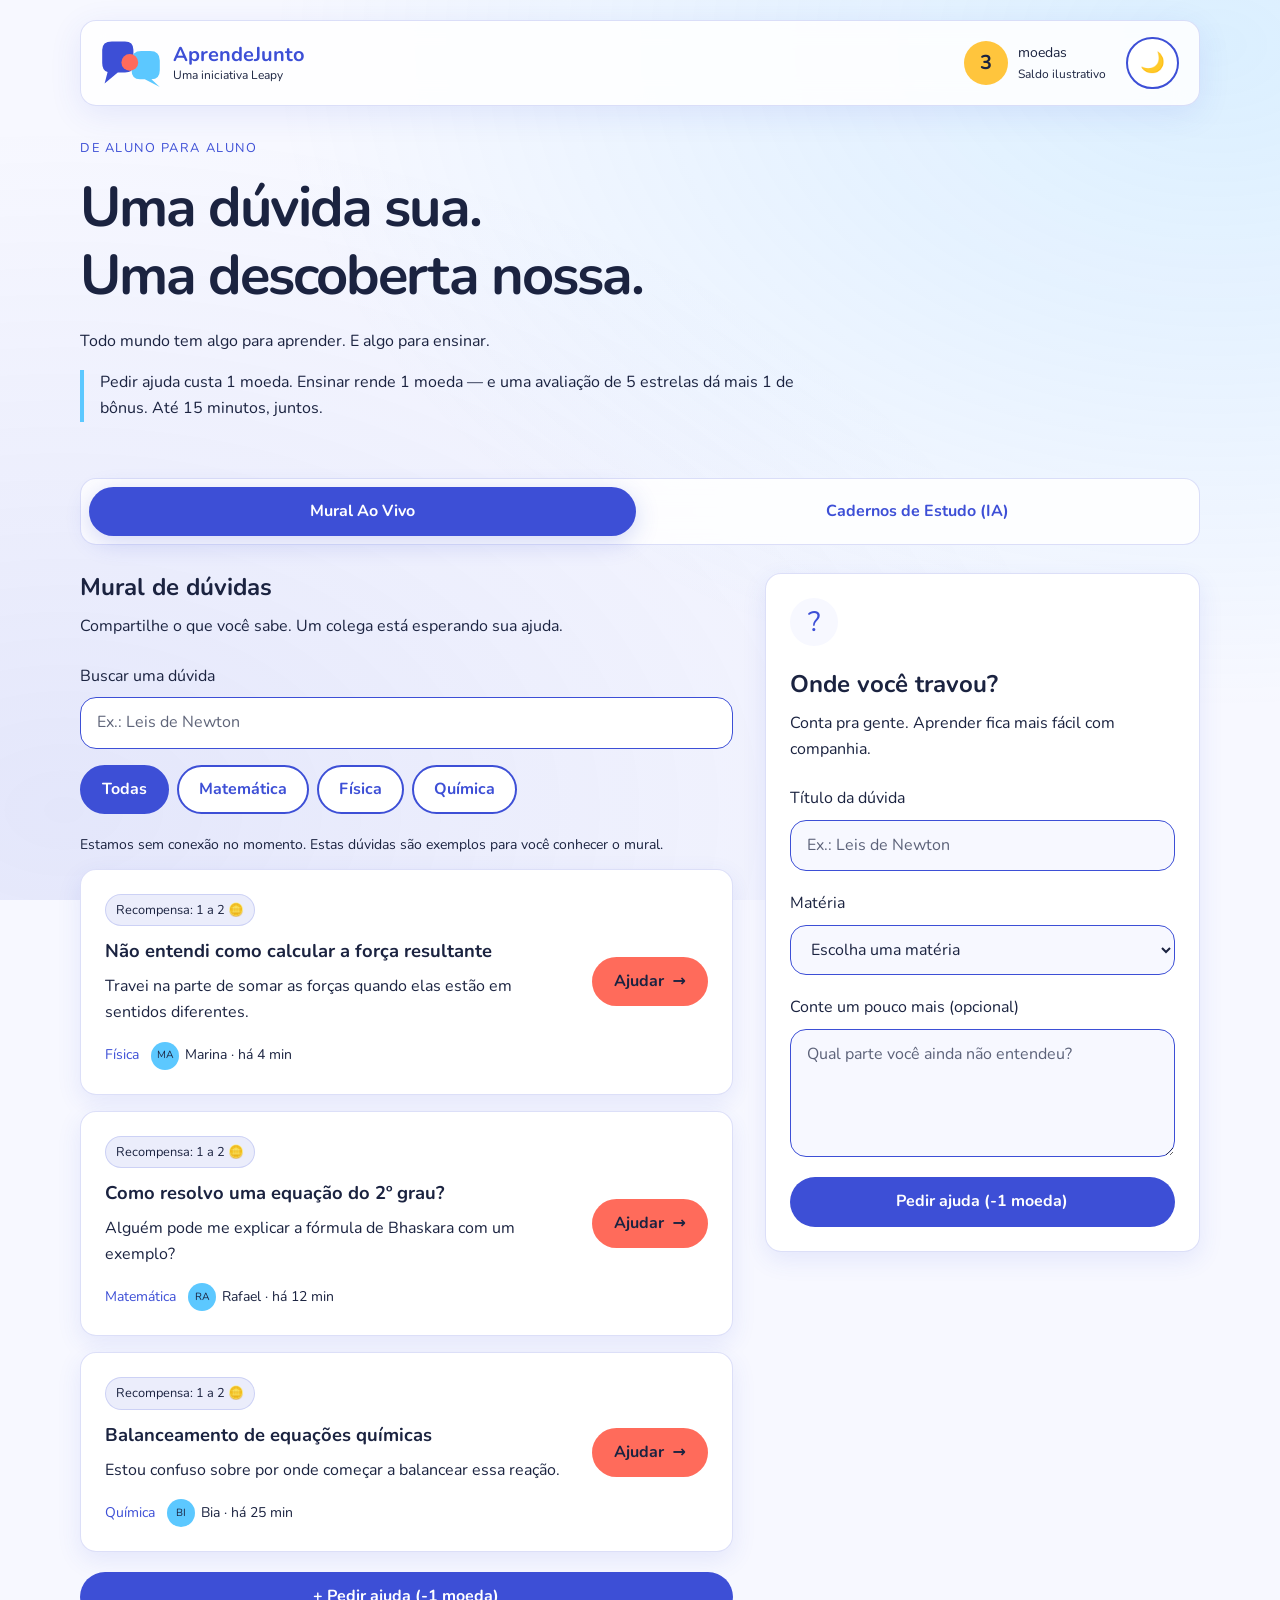
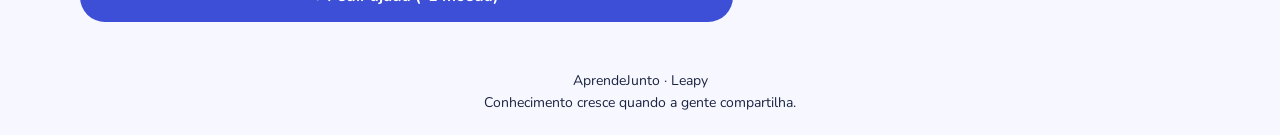
<file: frontend/index.html>
<!DOCTYPE html>
<html lang="pt-BR">
<head>
    <meta charset="UTF-8">
    <meta name="viewport" content="width=device-width, initial-scale=1.0">
    <meta name="description" content="Aprenda e ensine com outros alunos no AprendeJunto.">
    <title>AprendeJunto | Mural de dúvidas</title>
    <link rel="stylesheet" href="style.css">
    <script src="app.js" defer></script>
</head>
<body>
    <a class="skip-link" href="#mural">Pular para o mural</a>
    <header class="app-header page-shell glass-panel">
        <a class="brand" href="index.html" aria-label="AprendeJunto — início">
            <svg class="brand-mark" viewBox="0 0 100 80" aria-hidden="true">
                <path class="logo-primary" d="M18 4H40Q54 4 54 18V42Q54 56 40 56H28L6 74 11 55Q2 53 2 40V18Q2 4 18 4Z"/>
                <path class="logo-sky" d="M67 20H82Q98 20 98 36V52Q98 67 84 67L98 80 73 67H65Q51 67 51 53V36Q51 20 67 20Z"/>
                <circle class="logo-action" cx="48" cy="39" r="14"/>
            </svg>
            <span>AprendeJunto<small>Uma iniciativa Leapy</small></span>
        </a>
        <div class="header-actions">
            <span class="balance" aria-label="Saldo ilustrativo: 3 moedas"><span class="coin" id="coin-balance">3</span><span>moedas<small>Saldo ilustrativo</small></span></span>
            <button class="theme-toggle" id="theme-toggle" type="button" aria-label="Ativar tema escuro">🌙</button>
        </div>
    </header>
    <main class="page-shell" id="mural">
        <section class="intro" aria-labelledby="page-title">
            <p class="eyebrow">DE ALUNO PARA ALUNO</p>
            <h1 id="page-title">Uma dúvida sua.<br>Uma descoberta nossa.</h1>
            <p>Todo mundo tem algo para aprender. E algo para ensinar.</p>
            <p class="how-it-works">Pedir ajuda custa 1 moeda. Ensinar rende 1 moeda — e uma avaliação de 5 estrelas dá mais 1 de bônus. Até 15 minutos, juntos.</p>
        </section>
        <div class="study-tabs glass-panel" role="tablist" aria-label="Escolha como estudar">
            <button id="live-tab" class="study-tab" role="tab" aria-selected="true" aria-controls="live-panel" type="button">Mural Ao Vivo</button>
            <button id="notebooks-tab" class="study-tab" role="tab" aria-selected="false" aria-controls="notebooks-panel" tabindex="-1" type="button">Cadernos de Estudo (IA)</button>
        </div>
        <div id="live-panel" class="dashboard-grid study-panel" role="tabpanel" aria-labelledby="live-tab">
            <section class="feed-section" aria-labelledby="feed-title">
                <h2 id="feed-title">Mural de dúvidas</h2>
                <p>Compartilhe o que você sabe. Um colega está esperando sua ajuda.</p>
                <label class="search-box" for="question-search">
                    <span>Buscar uma dúvida</span>
                    <input id="question-search" type="search" placeholder="Ex.: Leis de Newton">
                </label>
                <div class="subject-tabs" role="group" aria-label="Filtrar por matéria">
                    <button class="subject-tab active" data-subject="Todas" aria-pressed="true" type="button">Todas</button>
                    <button class="subject-tab" data-subject="Matemática" aria-pressed="false" type="button">Matemática</button>
                    <button class="subject-tab" data-subject="Física" aria-pressed="false" type="button">Física</button>
                    <button class="subject-tab" data-subject="Química" aria-pressed="false" type="button">Química</button>
                </div>
                <p id="feed-status" class="status-message" role="status"></p>
                <div id="questions-list" class="questions-list" aria-live="polite">
                    <p class="empty-state">Buscando dúvidas para você…</p>
                </div>
                <button class="primary-button full-width ask-cta" id="focus-question" type="button">+ Pedir ajuda (-1 moeda)</button>
            </section>
            <section class="card ask-card" id="new-question" aria-labelledby="ask-title">
                <span class="question-mark" aria-hidden="true">?</span>
                <h2 id="ask-title">Onde você travou?</h2>
                <p>Conta pra gente. Aprender fica mais fácil com companhia.</p>
                <form id="question-form" class="form-grid">
                    <div class="field">
                        <label for="question-title">Título da dúvida</label>
                        <input id="question-title" name="titulo" type="text" placeholder="Ex.: Leis de Newton" required>
                    </div>
                    <div class="field">
                        <label for="question-subject">Matéria</label>
                        <select id="question-subject" name="materia" required>
                            <option value="" disabled selected>Escolha uma matéria</option>
                            <option>Matemática</option><option>Física</option><option>Química</option><option>Biologia</option><option>Português</option>
                        </select>
                    </div>
                    <div class="field">
                        <label for="question-description">Conte um pouco mais (opcional)</label>
                        <textarea id="question-description" name="descricao" rows="4" placeholder="Qual parte você ainda não entendeu?"></textarea>
                    </div>
                    <button class="primary-button full-width" type="submit">Pedir ajuda (-1 moeda)</button>
                </form>
                <p id="form-status" class="status-message" role="status"></p>
            </section>
        </div>
        <section id="notebooks-panel" class="study-panel" role="tabpanel" aria-labelledby="notebooks-tab" hidden>
            <h2>Conhecimento que fica</h2>
            <p>Revisite os conceitos e continue aprendendo no seu ritmo.</p>
            <p class="bonus-note">Prévia do MVP: materiais e selos ilustrativos. A validação por IA e a integração RAG/NotebookLM ainda não estão conectadas.</p>
            <div class="notebook-list">
                <article class="card notebook-card">
                    <div><span class="notebook-badge">Validado por IA 🤖 <small>· demonstração</small></span><h3>Física: Leis de Newton</h3><p>Autor: Marina · Material de exemplo</p></div>
                    <button class="primary-button" data-notebook="newton" type="button">Estudar Material</button>
                </article>
                <article class="card notebook-card">
                    <div><span class="notebook-badge">Validado por IA 🤖 <small>· demonstração</small></span><h3>Matemática: Equações do 2º grau</h3><p>Autor: Rafael · Material de exemplo</p></div>
                    <button class="primary-button" data-notebook="equacoes" type="button">Estudar Material</button>
                </article>
            </div>
        </section>
    </main>
    <dialog id="notebook-modal" class="rating-modal glass-panel notebook-modal" aria-labelledby="notebook-title">
        <h2 id="notebook-title"></h2>
        <p>Material demonstrativo · revisão guiada</p>
        <div id="notebook-content"></div>
        <form method="dialog"><button class="secondary-button full-width">Voltar aos cadernos</button></form>
    </dialog>
    <footer class="page-shell page-footer">AprendeJunto · Leapy<br>Conhecimento cresce quando a gente compartilha.</footer>
</body>
</html>
</file>
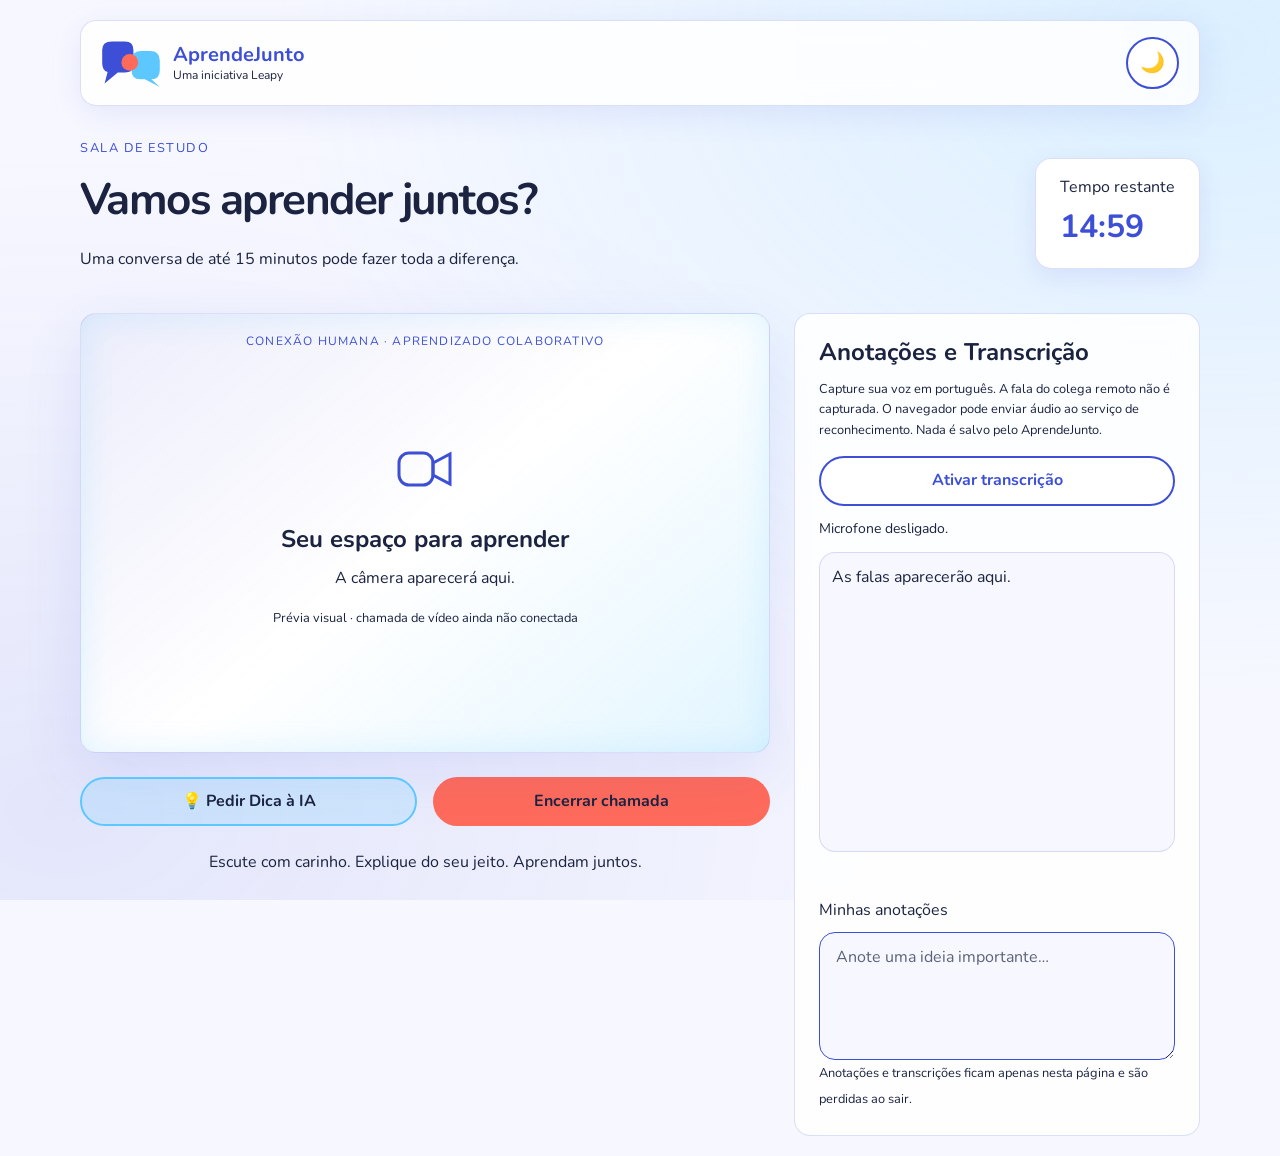
<file: frontend/sala.html>
<!DOCTYPE html>
<html lang="pt-BR">
<head>
    <meta charset="UTF-8">
    <meta name="viewport" content="width=device-width, initial-scale=1.0">
    <meta name="description" content="Uma sala para aprender e ensinar juntos, em até 15 minutos.">
    <title>AprendeJunto | Sala de estudo</title>
    <link rel="stylesheet" href="style.css">
    <script src="app.js" defer></script>
</head>
<body>
    <a class="skip-link" href="#study-room">Pular para a sala</a>
    <header class="app-header page-shell glass-panel">
        <a class="brand" href="index.html" aria-label="AprendeJunto — voltar ao mural">
            <svg class="brand-mark" viewBox="0 0 100 80" aria-hidden="true">
                <path class="logo-primary" d="M18 4H40Q54 4 54 18V42Q54 56 40 56H28L6 74 11 55Q2 53 2 40V18Q2 4 18 4Z"/>
                <path class="logo-sky" d="M67 20H82Q98 20 98 36V52Q98 67 84 67L98 80 73 67H65Q51 67 51 53V36Q51 20 67 20Z"/>
                <circle class="logo-action" cx="48" cy="39" r="14"/>
            </svg>
            <span>AprendeJunto<small>Uma iniciativa Leapy</small></span>
        </a>
        <button class="theme-toggle" id="theme-toggle" type="button" aria-label="Ativar tema escuro">🌙</button>
    </header>
    <main class="page-shell room-main" id="study-room">
        <section class="room-heading" aria-labelledby="session-title">
            <div>
                <p class="eyebrow">SALA DE ESTUDO</p>
                <h1 id="session-title">Vamos aprender juntos?</h1>
                <p>Uma conversa de até 15 minutos pode fazer toda a diferença.</p>
            </div>
            <div class="timer-panel">
                <span>Tempo restante</span>
                <strong id="session-timer" role="timer" aria-label="Tempo restante da sessão">15:00</strong>
            </div>
        </section>
        <div class="study-room-grid">
        <section class="study-room-video" aria-label="Vídeo e assistente">
        <div class="video-placeholder" aria-label="Prévia da área de vídeo">
            <span class="video-caption">CONEXÃO HUMANA · APRENDIZADO COLABORATIVO</span>
            <svg class="camera-icon" viewBox="0 0 64 64" fill="none" stroke="currentColor" stroke-width="3" aria-hidden="true">
                <rect x="6" y="16" width="34" height="32" rx="10"/>
                <path d="m40 26 17-9v30l-17-9Z"/>
            </svg>
            <h2>Seu espaço para aprender</h2>
            <p>A câmera aparecerá aqui.</p>
            <small>Prévia visual · chamada de vídeo ainda não conectada</small>
        </div>
        <div class="room-actions">
            <div class="tooltip-wrap">
                <button id="ai-hint-button" class="ai-button" type="button" aria-controls="ai-hint-panel" aria-expanded="false" aria-describedby="ai-tooltip">💡 Pedir Dica à IA</button>
                <span id="ai-tooltip" class="tooltip glass-panel" role="tooltip">Uma pista para pensar em dupla, não uma resposta pronta.</span>
            </div>
            <button id="end-session-button" class="danger-button full-width" type="button">Encerrar chamada</button>
        </div>
        <div id="ai-hint-panel" class="ai-panel glass-panel" role="region" aria-labelledby="ai-hint-title" hidden>
            <div class="ai-panel-heading">
                <h2 id="ai-hint-title">Dica da IA</h2>
                <button id="close-ai-hint" class="secondary-button" type="button" aria-label="Fechar dica da IA">×</button>
            </div>
            <p id="ai-hint-text">Antes de escolher uma fórmula, identifiquem juntos o que o problema pede e quais dados vocês já têm. Qual seria o primeiro passo? Expliquem um para o outro!</p>
            <small>Dica demonstrativa · a IA é copiloto, vocês conduzem o aprendizado.</small>
        </div>
        <p id="ai-hint-status" class="status-message" role="status"></p>
        <p class="room-tip">Escute com carinho. Explique do seu jeito. Aprendam juntos.</p>
        </section>
        <aside class="transcript-panel glass-panel" aria-labelledby="transcript-title">
            <h2 id="transcript-title">Anotações e Transcrição</h2>
            <p class="transcript-help">Capture sua voz em português. A fala do colega remoto não é capturada. O navegador pode enviar áudio ao serviço de reconhecimento. Nada é salvo pelo AprendeJunto.</p>
            <button id="transcript-toggle" class="secondary-button full-width" type="button">Ativar transcrição</button>
            <p id="transcript-status" class="status-message" role="status">Microfone desligado.</p>
            <div id="transcript-log" class="transcript-log" role="log" aria-label="Falas transcritas" aria-live="polite" aria-relevant="additions" tabindex="0">
                <p id="transcript-empty">As falas aparecerão aqui.</p>
            </div>
            <p id="transcript-interim" class="transcript-interim" aria-label="Fala em andamento"></p>
            <label class="field" for="study-notes">Minhas anotações
                <textarea id="study-notes" rows="4" placeholder="Anote uma ideia importante…"></textarea>
            </label>
            <small>Anotações e transcrições ficam apenas nesta página e são perdidas ao sair.</small>
        </aside>
        </div>
    </main>
    <dialog id="rating-modal" class="rating-modal glass-panel" aria-labelledby="rating-title" aria-describedby="rating-description rating-bonus">
        <h2 id="rating-title">Mandou bem!</h2>
        <p id="rating-description">Cada troca faz a diferença. Como foi aprender com seu colega?</p>
        <p id="rating-bonus" class="bonus-note"><strong>Dê 5 estrelas para dar um bônus ao colega!</strong><br>O tutor ganha 1 moeda por ajudar e +1 moeda com 5 estrelas: 2 moedas no total. Avalie de acordo com sua experiência.</p>
        <form id="rating-form">
            <fieldset class="rating-fieldset">
                <legend>Sua avaliação</legend>
                <div class="rating-stars">
                    <label><input type="radio" name="estrelas" value="1" required aria-label="1 estrela"><span aria-hidden="true">★</span></label>
                    <label><input type="radio" name="estrelas" value="2" aria-label="2 estrelas"><span aria-hidden="true">★</span></label>
                    <label><input type="radio" name="estrelas" value="3" aria-label="3 estrelas"><span aria-hidden="true">★</span></label>
                    <label><input type="radio" name="estrelas" value="4" aria-label="4 estrelas"><span aria-hidden="true">★</span></label>
                    <label><input type="radio" name="estrelas" value="5" aria-label="5 estrelas"><span aria-hidden="true">★</span></label>
                </div>
            </fieldset>
            <p id="rating-preview" class="rating-preview" role="status">Selecione as estrelas para ver a recompensa do tutor.</p>
            <p id="rating-status" class="status-message" role="status"></p>
            <button class="primary-button full-width" type="submit">Enviar avaliação</button>
        </form>
        <button class="secondary-button full-width" id="close-rating" type="button">Voltar à sala</button>
    </dialog>
</body>
</html>
</file>
<file: frontend/style.css>
@import url('https://fonts.googleapis.com/css2?family=Nunito:wght@400;700&display=swap');

:root {
    --aj-primary: #3D4FD6;
    --aj-sky: #5CC8FF;
    --aj-action: #FF6B5B;
    --aj-coin: #FFC53D;
    --aj-text: #1B2340;
    --aj-bg: #F7F8FF;
    --aj-surface: #FFFFFF;
    --aj-radius-card: 16px;
    --aj-radius-btn: 999px;
    --aj-font: 'Nunito', system-ui, sans-serif;
    --aj-primary-alpha: rgba(61, 79, 214, 0.1);
    --aj-primary-glow: rgba(61, 79, 214, 0.22);
    --aj-sky-alpha: rgba(92, 200, 255, 0.18);
    --aj-sky-glow: rgba(92, 200, 255, 0.3);
    --aj-action-glow: rgba(255, 107, 91, 0.25);
    --aj-glass: rgba(255, 255, 255, 0.86);
    --aj-glass-border: rgba(61, 79, 214, 0.18);
    --aj-backdrop: rgba(27, 35, 64, 0.55);
    color-scheme: light;
}

[data-theme="dark"] {
    --aj-primary: #8C9BFF;
    --aj-sky: #7FD3FF;
    --aj-action: #FF8A7D;
    --aj-coin: #FFD166;
    --aj-text: #EEF0FF;
    --aj-bg: #10142A;
    --aj-surface: #1A2040;
    --aj-primary-alpha: rgba(140, 155, 255, 0.1);
    --aj-primary-glow: rgba(140, 155, 255, 0.22);
    --aj-sky-alpha: rgba(127, 211, 255, 0.14);
    --aj-sky-glow: rgba(127, 211, 255, 0.25);
    --aj-action-glow: rgba(255, 138, 125, 0.25);
    --aj-glass: rgba(26, 32, 64, 0.88);
    --aj-glass-border: rgba(140, 155, 255, 0.24);
    --aj-backdrop: rgba(16, 20, 42, 0.72);
    color-scheme: dark;
}

* { box-sizing: border-box; }
body {
    font-family: var(--aj-font);
    background-color: var(--aj-bg);
    color: var(--aj-text);
    transition: background-color 0.6s ease, color 0.6s ease;
    margin: 0;
    padding: 20px;
    line-height: 1.6;
    font-weight: 400;
}
button, input, select, textarea { font: inherit; }
h1, h2, h3, strong, button, .brand { font-weight: 700; }
h1, h2, h3 { line-height: 1.2; overflow-wrap: anywhere; }
h1 { font-size: clamp(2rem, 5vw, 3.5rem); letter-spacing: -.035em; margin: 0 0 20px; }
h2 { font-size: 1.5rem; margin: 0 0 12px; }
h3 { font-size: 1.15rem; margin: 0 0 12px; }
p { margin: 0 0 16px; }
a { color: var(--aj-primary); }
button {
    border: 2px solid transparent;
    border-radius: var(--aj-radius-btn);
    min-height: 44px;
    padding: 10px 20px;
    cursor: pointer;
    transition: all 0.3s ease;
}
button:hover:not(:disabled) { transform: translateY(-2px); }
button:disabled { cursor: wait; opacity: .65; }
:where(a, button, input, textarea, select):focus-visible {
    outline: 3px solid var(--aj-primary);
    outline-offset: 4px;
}
.page-shell { width: min(100%, 1120px); margin-inline: auto; }
.app-header { display: flex; flex-wrap: wrap; align-items: center; justify-content: space-between; gap: 20px; padding-block: 8px 24px; }
.brand { display: inline-flex; align-items: center; gap: 12px; text-decoration: none; font-size: 1.25rem; line-height: 1.3; }
.brand-mark { width: 60px; height: 48px; flex: none; }
.logo-primary { fill: var(--aj-primary); }
.logo-sky { fill: var(--aj-sky); }
.logo-action { fill: var(--aj-action); }
.brand small, .balance small { display: block; font-size: .75rem; color: var(--aj-text); font-weight: 400; }
.header-actions { display: flex; align-items: center; gap: 20px; }
.balance { display: flex; align-items: center; gap: 10px; font-size: .875rem; }
.coin { display: grid; place-items: center; width: 44px; height: 44px; border-radius: 50%; background-color: var(--aj-coin); color: var(--aj-bg); font-size: 1.25rem; font-weight: 700; }
:root:not([data-theme="dark"]) .coin { color: var(--aj-text); }
.theme-toggle { background-color: var(--aj-surface); color: var(--aj-text); border-color: var(--aj-primary); min-width: 48px; padding: 8px 12px; font-size: 1.25rem; }
.intro { padding-block: 32px 40px; max-width: 760px; }
.eyebrow { color: var(--aj-primary); font-size: .8rem; letter-spacing: .12em; margin-bottom: 16px; }
.how-it-works { border-left: 4px solid var(--aj-sky); padding-left: 16px; }
.dashboard-grid { display: grid; gap: 32px; align-items: start; }
.feed-section, .ask-card { min-width: 0; }
.search-box, .field { display: grid; gap: 8px; }
.search-box { margin-block: 24px 16px; }
input, select, textarea { width: 100%; min-width: 0; padding: 12px 16px; color: var(--aj-text); background-color: var(--aj-bg); border: 1px solid var(--aj-primary); border-radius: var(--aj-radius-card); }
.search-box input { background-color: var(--aj-surface); }
input::placeholder, textarea::placeholder { color: var(--aj-text); opacity: .7; }
textarea { resize: vertical; min-height: 110px; }
.subject-tabs { display: flex; flex-wrap: wrap; gap: 8px; margin-bottom: 20px; }
.subject-tab, .secondary-button { color: var(--aj-primary); background-color: var(--aj-surface); border-color: var(--aj-primary); }
.subject-tab.active, .primary-button { background-color: var(--aj-primary); color: var(--aj-surface); }
[data-theme="dark"] .subject-tab.active, [data-theme="dark"] .primary-button { color: var(--aj-bg); }
.primary-button, .danger-button { display: inline-flex; align-items: center; justify-content: center; gap: 8px; }
.accept-button, .danger-button { background-color: var(--aj-action); color: var(--aj-text); }
[data-theme="dark"] .accept-button, [data-theme="dark"] .danger-button { color: var(--aj-bg); }
.full-width { width: 100%; }
.card, .question-item, .empty-state, .video-placeholder, .timer-panel, .rating-modal {
    background-color: var(--aj-surface);
    border-radius: var(--aj-radius-card);
    border: 1px solid var(--aj-sky);
}
.questions-list { display: grid; gap: 16px; }
.question-item { display: grid; gap: 20px; padding: 24px; }
.question-description { margin-bottom: 16px; overflow-wrap: anywhere; }
.question-meta { display: flex; flex-wrap: wrap; align-items: center; gap: 12px; font-size: .875rem; }
.question-subject { color: var(--aj-primary); font-weight: 400; }
.question-author { display: flex; align-items: center; gap: 6px; }
.mini-avatar { display: inline-grid; place-items: center; width: 28px; height: 28px; flex: none; border-radius: 50%; background-color: var(--aj-sky); color: var(--aj-bg); font-size: .65rem; }
:root:not([data-theme="dark"]) .mini-avatar { color: var(--aj-text); }
.ask-cta { margin-top: 20px; }
.ask-card { padding: 24px; scroll-margin-top: 180px; }
.question-mark { display: grid; place-items: center; width: 48px; height: 48px; margin-bottom: 24px; border-radius: 50%; color: var(--aj-primary); background-color: var(--aj-bg); font-size: 1.75rem; }
.form-grid { display: grid; gap: 20px; margin-top: 24px; }
.status-message { margin-block: 12px; font-size: .875rem; }
.status-message:empty { display: none; }
#ai-hint-status { position: absolute; width: 1px; height: 1px; overflow: hidden; clip-path: inset(50%); white-space: nowrap; }
.status-message.error { border-left: 4px solid var(--aj-action); padding-left: 12px; }
.empty-state { padding: 24px; text-align: center; }
.page-footer { padding-top: 48px; font-size: .875rem; text-align: center; }
.room-main { padding-top: 32px; max-width: 900px; }
.room-heading { display: flex; flex-direction: column; gap: 16px; margin-bottom: 24px; }
.room-heading h1 { font-size: clamp(1.75rem, 4vw, 2.75rem); }
.timer-panel { display: grid; padding: 16px 24px; flex: none; }
.timer-panel strong { color: var(--aj-primary); font-size: 2rem; font-variant-numeric: tabular-nums; }
.video-placeholder { display: flex; flex-direction: column; align-items: center; justify-content: center; min-height: 320px; padding: 32px 20px; text-align: center; margin-bottom: 24px; }
.video-placeholder small { font-size: .8rem; }
.camera-icon { width: 64px; height: 64px; color: var(--aj-primary); margin-bottom: 24px; }
.room-tip { text-align: center; margin-top: 20px; }
.rating-modal { color: var(--aj-text); width: min(480px, calc(100% - 40px)); max-height: calc(100dvh - 40px); overflow-y: auto; padding: 28px; text-align: center; }
.rating-modal::backdrop { background-color: var(--aj-backdrop); backdrop-filter: blur(12px); -webkit-backdrop-filter: blur(12px); }
.rating-modal h2 { font-size: 2rem; }
.rating-fieldset { border: 0; padding: 0; margin: 24px 0; }
.rating-stars { display: flex; justify-content: center; gap: 4px; margin-top: 12px; }
.rating-stars label { position: relative; cursor: pointer; }
.rating-stars input { position: absolute; width: 1px; height: 1px; padding: 0; opacity: 0; }
.rating-stars span { display: grid; place-items: center; width: 44px; height: 48px; color: var(--aj-coin); font-size: 2.5rem; border-bottom: 3px solid transparent; }
.rating-stars input:checked + span { border-color: var(--aj-coin); transform: scale(1.1); }
.rating-stars input:focus-visible + span { outline: 3px solid var(--aj-primary); outline-offset: 2px; }
.rating-modal .secondary-button { margin-top: 12px; }
.skip-link { position: fixed; top: -100px; left: 20px; padding: 12px; background-color: var(--aj-surface); z-index: 10; }
.skip-link:focus { top: 20px; }
@media (min-width: 720px) {
    .app-header { flex-wrap: nowrap; }
    .dashboard-grid { grid-template-columns: minmax(0, 1.5fr) minmax(0, 1fr); }
    .room-heading { flex-direction: row; align-items: center; justify-content: space-between; }
    .video-placeholder { min-height: 440px; }
}
@media (min-width: 1000px) {
    .question-item { grid-template-columns: minmax(0, 1fr) auto; align-items: center; }
}
/* Shared glass surfaces; the opaque background above remains a fallback. */
.glass-panel {
    background-color: var(--aj-glass);
    border: 1px solid var(--aj-glass-border);
    border-radius: var(--aj-radius-card);
    backdrop-filter: blur(12px);
    -webkit-backdrop-filter: blur(12px);
}
.app-header {
    position: sticky;
    top: 12px;
    z-index: 5;
    padding: 16px 20px;
    box-shadow: 0 8px 32px var(--aj-primary-alpha);
}
body::before {
    content: "";
    position: fixed;
    inset: 0;
    z-index: -1;
    pointer-events: none;
    background: radial-gradient(ellipse at 95% 5%, var(--aj-sky-alpha), transparent 55%),
                radial-gradient(ellipse at 5% 90%, var(--aj-primary-alpha), transparent 60%);
}
.card, .question-item, .video-placeholder, .timer-panel {
    transition: all 0.3s ease;
    border-color: var(--aj-glass-border);
    box-shadow: 0 8px 24px var(--aj-primary-alpha);
}
.question-item { animation: fadeUp .5s ease backwards; }
.question-item:nth-child(2) { animation-delay: .08s; }
.question-item:nth-child(3) { animation-delay: .16s; }
.question-item:focus-within { border-color: var(--aj-primary); }
.reward-badge {
    display: inline-block;
    margin-bottom: 14px;
    padding: 5px 10px;
    border: 1px solid var(--aj-glass-border);
    border-radius: var(--aj-radius-btn);
    background-color: var(--aj-primary-alpha);
    color: var(--aj-text);
    font-size: .8rem;
}
.glass-panel, input, textarea, select, .brand, .brand small, .balance small {
    transition: background-color .6s ease, color .6s ease, border-color .6s ease, box-shadow .3s ease;
}
.logo-primary, .logo-sky, .logo-action { transition: fill .6s ease; }
.ask-cta { animation: softPulse 3s ease-in-out infinite; }
.ask-cta:hover, .ask-cta:focus-visible { animation-play-state: paused; }
.video-placeholder {
    position: relative;
    background-image: linear-gradient(140deg, var(--aj-primary-alpha), transparent 50%, var(--aj-sky-alpha));
    box-shadow: 0 20px 60px var(--aj-primary-alpha), inset 0 0 32px var(--aj-sky-alpha);
}
.video-caption { position: absolute; top: 18px; left: 20px; color: var(--aj-primary); font-size: .75rem; letter-spacing: .1em; }
.room-actions { display: grid; gap: 16px; margin-bottom: 24px; }
.ai-button { width: 100%; color: var(--aj-text); background-color: var(--aj-sky-alpha); border-color: var(--aj-sky); }
.ai-panel { margin-block: 24px; padding: 24px; }
.ai-panel:not([hidden]) { animation: fadeUp .4s ease both; }
.ai-panel h2 { color: var(--aj-primary); }
.ai-panel small { display: block; margin-top: 12px; }
.ai-panel-heading { display: flex; align-items: center; justify-content: space-between; gap: 12px; }
.ai-panel-heading button { padding-inline: 14px; flex: none; }
.tooltip-wrap { position: relative; }
.tooltip {
    position: absolute;
    bottom: calc(100% + 8px);
    left: 0;
    width: min(290px, 100%);
    padding: 12px 16px;
    color: var(--aj-text);
    font-size: .875rem;
    opacity: 0;
    visibility: hidden;
    transform: translateY(6px);
    transition: opacity .3s ease, visibility .3s ease, transform .3s ease;
    pointer-events: none;
    z-index: 6;
}
.tooltip-wrap:hover .tooltip, .tooltip-wrap:focus-within .tooltip {
    opacity: 1;
    visibility: visible;
    transform: translateY(0);
}
.bonus-note { border-left: 3px solid var(--aj-sky); padding: 12px; background-color: var(--aj-primary-alpha); text-align: left; }
.rating-preview { min-height: 3em; margin-block: 16px; font-size: .9rem; }
.rating-stars label.is-selected span { border-color: var(--aj-coin); }
[hidden] { display: none !important; }
@keyframes fadeUp {
    from { opacity: 0; transform: translateY(14px); }
    to { opacity: 1; transform: translateY(0); }
}
@keyframes softPulse {
    0%, 100% { box-shadow: 0 0 0 0 var(--aj-primary-alpha); }
    50% { box-shadow: 0 0 0 7px var(--aj-primary-alpha), 0 8px 26px var(--aj-primary-glow); }
}
@media (hover: hover) and (pointer: fine) {
    .card:hover, .question-item:hover, .video-placeholder:hover {
        transform: translateY(-5px);
        box-shadow: 0 18px 45px var(--aj-primary-glow), 0 0 20px var(--aj-sky-alpha);
    }
    button:hover:not(:disabled) { box-shadow: 0 8px 28px var(--aj-primary-glow); }
    .accept-button:hover:not(:disabled), .danger-button:hover:not(:disabled) { box-shadow: 0 8px 28px var(--aj-action-glow); }
    .ai-button:hover:not(:disabled) { box-shadow: 0 8px 28px var(--aj-sky-glow); }
}
@media (min-width: 720px) {
    .room-actions { grid-template-columns: 1fr 1fr; }
}
@media (max-width: 400px) {
    .app-header { padding: 12px; gap: 12px; }
    .brand { font-size: 1.1rem; }
    .brand-mark { width: 48px; }
}
@media (prefers-reduced-motion: reduce) {
    *, *::before, *::after { animation: none !important; transition: none !important; scroll-behavior: auto !important; }
}

.study-tabs { display: flex; flex-wrap: wrap; gap: 8px; padding: 8px; margin-bottom: 28px; }
.study-tab { flex: 1; color: var(--aj-primary); background: transparent; }
.study-tab[aria-selected="true"] { background: var(--aj-primary); color: var(--aj-surface); box-shadow: 0 6px 24px var(--aj-primary-glow); }
[data-theme="dark"] .study-tab[aria-selected="true"] { color: var(--aj-bg); }
.study-panel:not([hidden]) { animation: fadeUp .35s ease; }
.notebook-list { display: grid; gap: 20px; }
.notebook-card { display: flex; flex-direction: column; align-items: stretch; gap: 20px; padding: 24px; }
.notebook-card > div { min-width: 0; }
.notebook-card p { margin: 0; }
.notebook-badge { display: inline-block; padding: 6px 12px; margin-bottom: 14px; border-radius: var(--aj-radius-btn); background: var(--aj-coin); color: var(--aj-text); font-size: .85rem; }
[data-theme="dark"] .notebook-badge { color: var(--aj-bg); }
.notebook-modal { width: min(640px, calc(100% - 40px)); text-align: left; }
.notebook-modal h3 { margin-top: 24px; }
.room-main { max-width: 1120px; }
.study-room-grid { display: grid; gap: 24px; align-items: start; }
.study-room-video, .transcript-panel { min-width: 0; }
.transcript-panel { padding: 24px; }
.transcript-help, .transcript-panel small { font-size: .8rem; }
.transcript-log { height: 300px; overflow-y: auto; overflow-wrap: anywhere; padding: 12px; background: var(--aj-bg); border-radius: var(--aj-radius-card); border: 1px solid var(--aj-glass-border); }
.transcript-message { padding: 12px; margin: 0 0 12px; border-radius: var(--aj-radius-card); background: var(--aj-surface); border-left: 3px solid var(--aj-sky); }
.transcript-message strong { display: block; font-size: .8rem; color: var(--aj-primary); }
.transcript-message p { margin: 4px 0 0; }
.transcript-interim { min-height: 26px; font-style: italic; overflow-wrap: anywhere; margin-block: 10px; }
.video-caption { right: 20px; }
@media (min-width: 720px) {
    .notebook-card { flex-direction: row; justify-content: space-between; align-items: center; }
    .notebook-card button { flex: none; }
}
@media (min-width: 1000px) {
    .study-room-grid { grid-template-columns: minmax(0, 1.7fr) minmax(300px, 1fr); }
}
</file>
